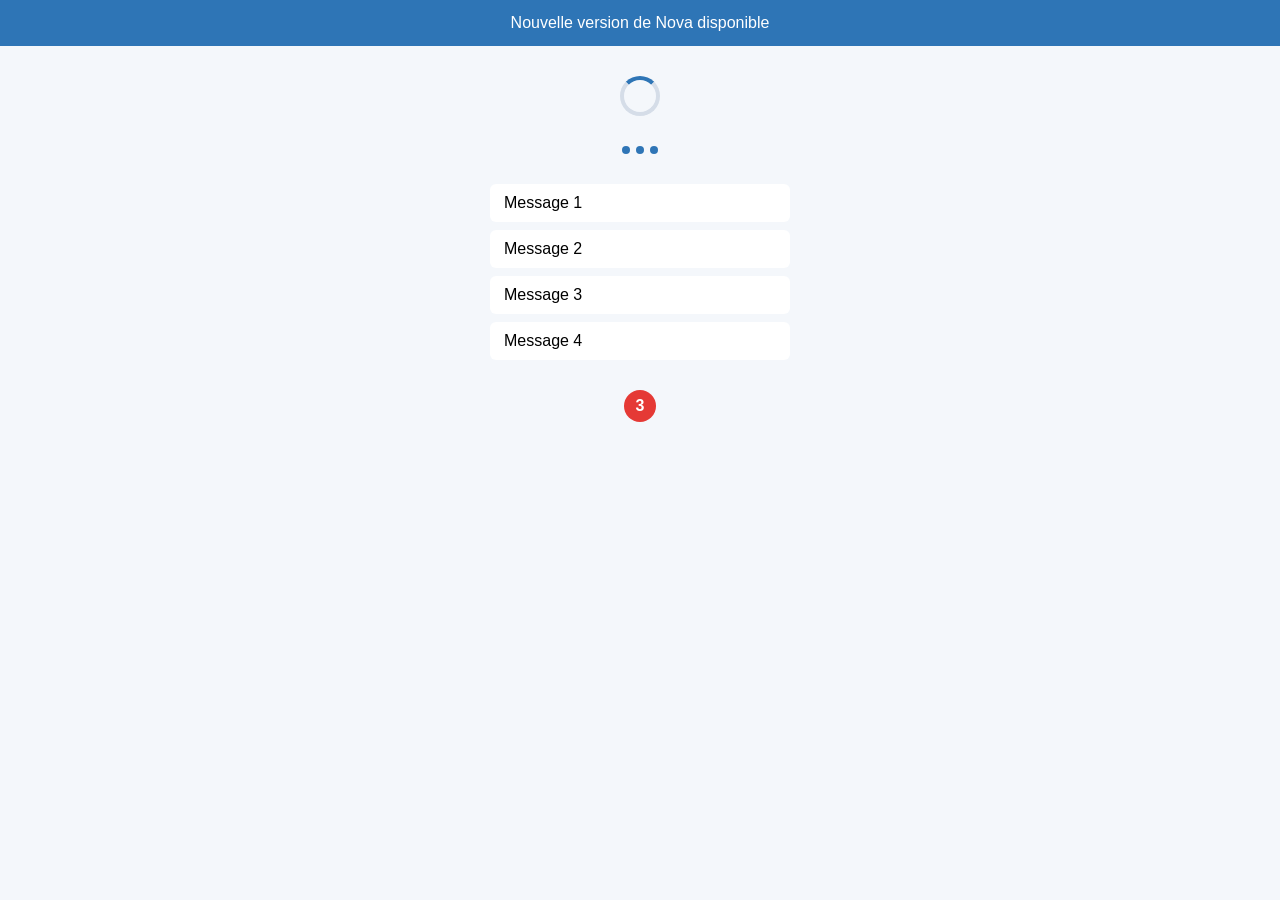
<file: animations/index.html>
<!DOCTYPE html>
<html lang="fr">
<head>
  <meta charset="UTF-8">
  <meta name="viewport" content="width=device-width, initial-scale=1.0">
  <title>Animations — @keyframes</title>
  <link rel="stylesheet" href="css/style.css">
</head>
<body>
  <div class="alerte">Nouvelle version de Nova disponible</div>
  <div class="chargement"></div>
  <div class="ecrit"><span></span><span></span><span></span></div>
  <ul class="liste">
    <li>Message 1</li><li>Message 2</li><li>Message 3</li><li>Message 4</li>
  </ul>
  <p class="notification">3</p>
</body>
</html>
</file>
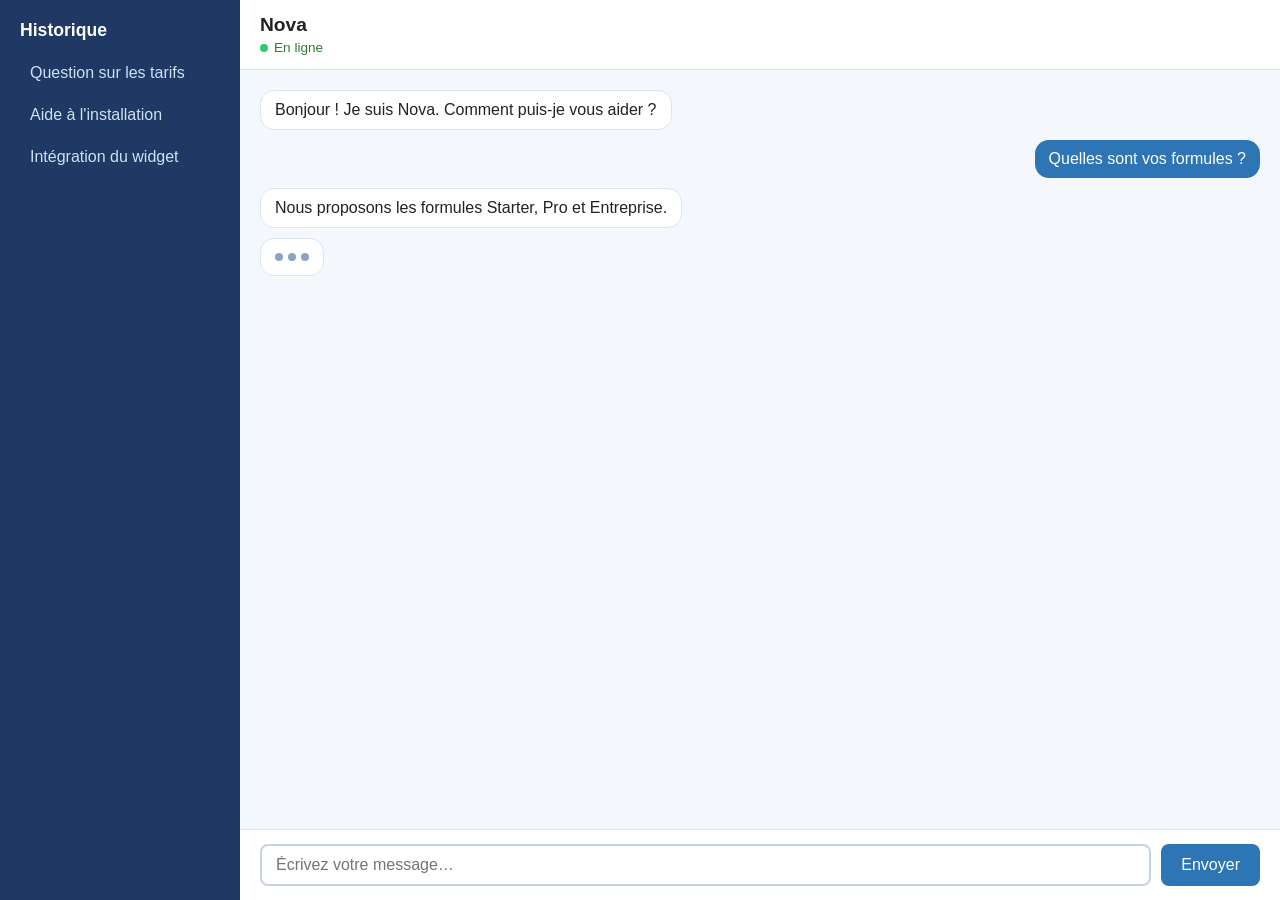
<file: chatbot/index.html>
<!DOCTYPE html>
<html lang="fr">
<head>
  <meta charset="UTF-8">
  <meta name="viewport" content="width=device-width, initial-scale=1.0">
  <title>Nova — Chatbot (v8)</title>
  <link rel="stylesheet" href="css/style.css">
</head>
<body>
  <div class="app">
    <aside class="historique">
      <h2>Historique</h2>
      <nav>
        <a href="#">Question sur les tarifs</a>
        <a href="#">Aide à l'installation</a>
        <a href="#">Intégration du widget</a>
      </nav>
    </aside>

    <main class="chat">
      <header class="entete">
        <h1>Nova</h1>
        <p class="statut">En ligne</p>
      </header>

      <div class="messages">
        <div class="message bot">Bonjour ! Je suis Nova. Comment puis-je vous aider ?</div>
        <div class="message user">Quelles sont vos formules ?</div>
        <div class="message bot">Nous proposons les formules Starter, Pro et Entreprise.</div>
        <div class="message bot ecrit"><span></span><span></span><span></span></div>
      </div>

      <form class="saisie">
        <input type="text" placeholder="Écrivez votre message…" aria-label="Message">
        <button type="submit" class="envoyer">Envoyer</button>
      </form>
    </main>
  </div>
</body>
</html>
</file>
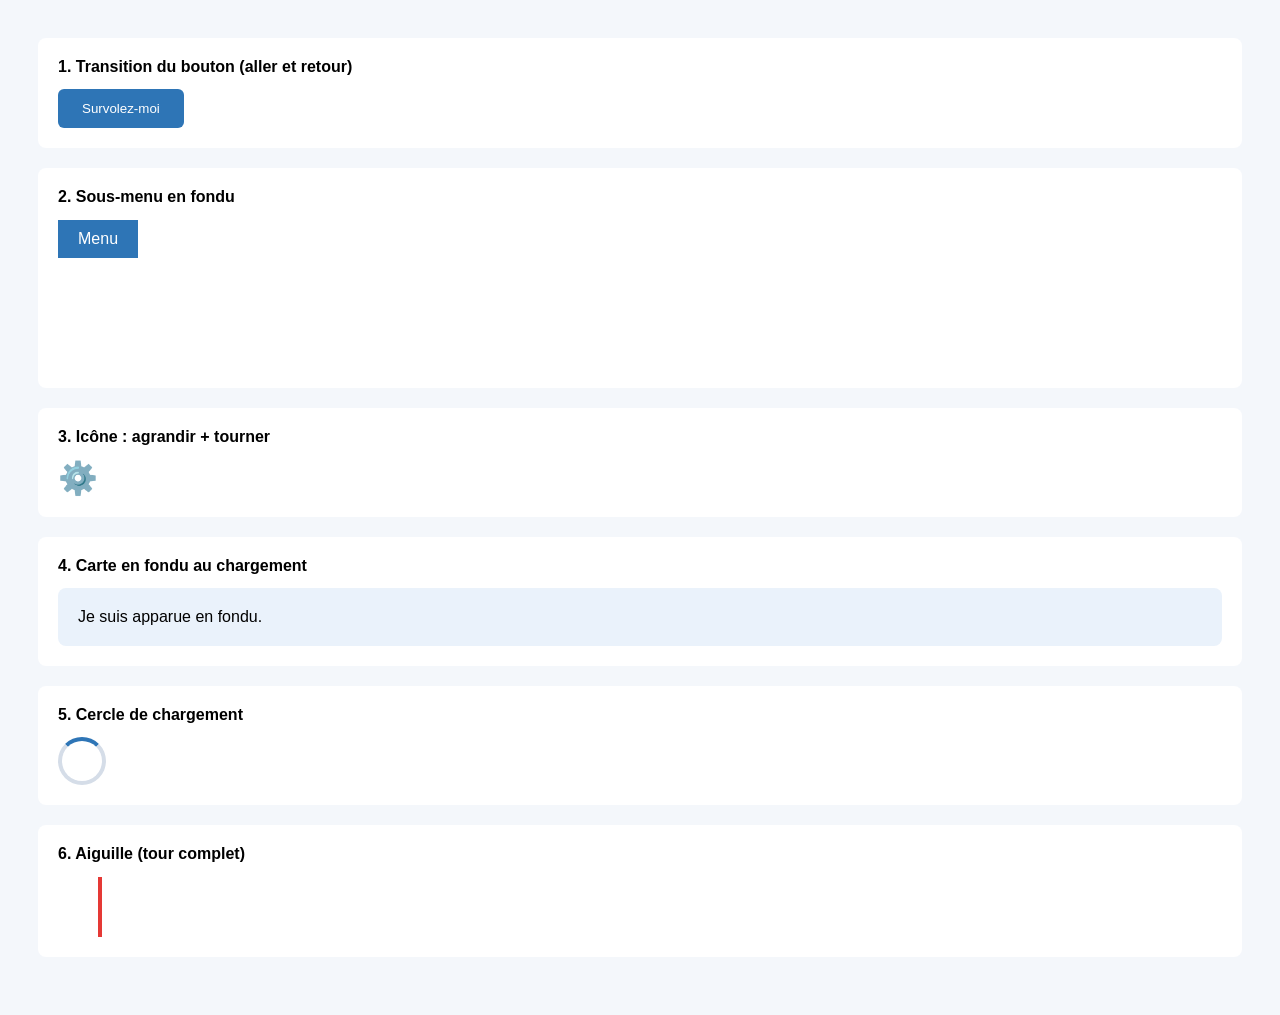
<file: corrections/index.html>
<!DOCTYPE html>
<html lang="fr">
<head>
  <meta charset="UTF-8">
  <meta name="viewport" content="width=device-width, initial-scale=1.0">
  <title>Corrections — Animations</title>
  <link rel="stylesheet" href="css/style.css">
</head>
<body>
  <section>
    <h2>1. Transition du bouton (aller et retour)</h2>
    <button class="bouton">Survolez-moi</button>
  </section>

  <section>
    <h2>2. Sous-menu en fondu</h2>
    <div class="menu">Menu
      <ul class="sous-menu">
        <li>Option 1</li>
        <li>Option 2</li>
        <li>Option 3</li>
      </ul>
    </div>
    <div style="height:110px"></div>
  </section>

  <section>
    <h2>3. Icône : agrandir + tourner</h2>
    <span class="icone">⚙️</span>
  </section>

  <section>
    <h2>4. Carte en fondu au chargement</h2>
    <div class="carte">Je suis apparue en fondu.</div>
  </section>

  <section>
    <h2>5. Cercle de chargement</h2>
    <div class="cercle"></div>
  </section>

  <section>
    <h2>6. Aiguille (tour complet)</h2>
    <div class="aiguille"></div>
  </section>
</body>
</html>
</file>
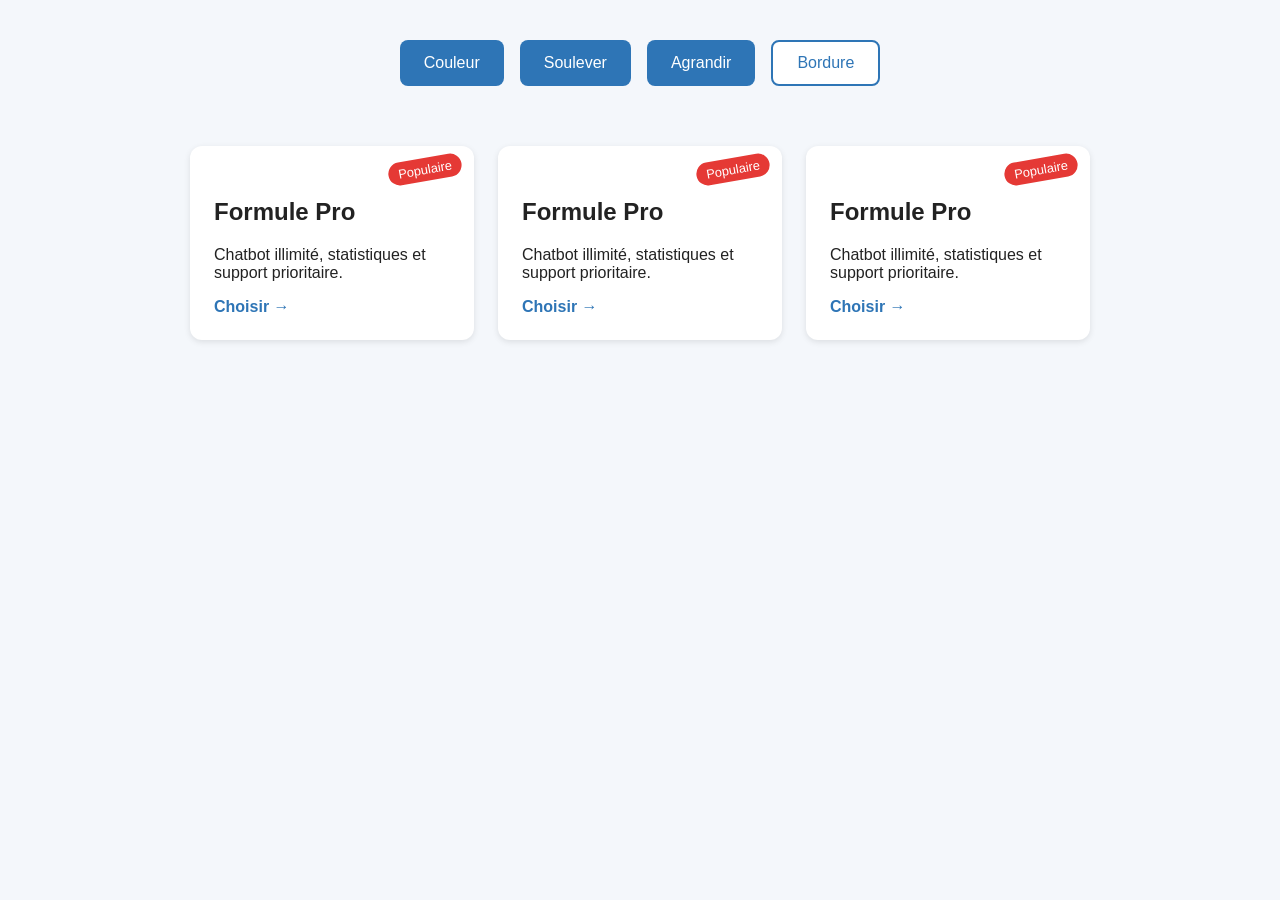
<file: effets/index.html>
<!DOCTYPE html>
<html lang="fr">
<head>
  <meta charset="UTF-8">
  <meta name="viewport" content="width=device-width, initial-scale=1.0">
  <title>Effets — Transitions et transformations</title>
  <link rel="stylesheet" href="css/style.css">
</head>
<body>
  <section class="boutons">
    <button class="b1">Couleur</button>
    <button class="b2">Soulever</button>
    <button class="b3">Agrandir</button>
    <button class="b4">Bordure</button>
  </section>

  <section class="offres">
    <article class="offre">
      <span class="badge">Populaire</span>
      <h2>Formule Pro</h2>
      <p>Chatbot illimité, statistiques et support prioritaire.</p>
      <a href="#" class="choisir">Choisir <span class="fleche">→</span></a>
    </article>
    <article class="offre">
      <span class="badge">Populaire</span>
      <h2>Formule Pro</h2>
      <p>Chatbot illimité, statistiques et support prioritaire.</p>
      <a href="#" class="choisir">Choisir <span class="fleche">→</span></a>
    </article>
    <article class="offre">
      <span class="badge">Populaire</span>
      <h2>Formule Pro</h2>
      <p>Chatbot illimité, statistiques et support prioritaire.</p>
      <a href="#" class="choisir">Choisir <span class="fleche">→</span></a>
    </article>
  </section>
</body>
</html>
</file>
<file: animations/css/style.css>
* { box-sizing: border-box; }

body {
  font-family: Arial, Helvetica, sans-serif;
  margin: 0;
  padding: 0 20px 40px;
  background: #f4f7fb;
  overflow-x: hidden;
}

/* 1. Alerte : glisse depuis le haut en 0,5 s */
@keyframes glisser {
  from { transform: translateY(-100%); }
  to   { transform: translateY(0); }
}
.alerte {
  background: #2E75B6;
  color: #fff;
  padding: 14px;
  text-align: center;
  margin: 0 -20px 30px;
  animation: glisser 0.5s ease-out;
}

/* 2. Cercle de chargement : 0,8 s par tour, vitesse constante */
@keyframes tourner {
  to { transform: rotate(360deg); }
}
.chargement {
  width: 40px;
  height: 40px;
  border: 4px solid #d5dde8;
  border-top-color: #2E75B6;
  border-radius: 50%;
  margin: 0 auto 30px;
  animation: tourner 0.8s linear infinite;
}

/* 3. Indicateur « en train d'écrire » */
@keyframes rebond {
  0%, 60%, 100% { transform: translateY(0); }
  30%           { transform: translateY(-8px); }
}
.ecrit {
  display: flex;
  justify-content: center;
  gap: 6px;
  margin-bottom: 30px;
}
.ecrit span {
  width: 8px;
  height: 8px;
  border-radius: 50%;
  background: #2E75B6;
  animation: rebond 1.2s ease-in-out infinite;
}
.ecrit span:nth-child(2) { animation-delay: 0.2s; }
.ecrit span:nth-child(3) { animation-delay: 0.4s; }

/* 4. Liste : fondu l'un après l'autre (0,15 s d'écart) */
@keyframes fondu {
  from { opacity: 0; }
  to   { opacity: 1; }
}
.liste {
  list-style: none;
  padding: 0;
  max-width: 300px;
  margin: 0 auto 30px;
}
.liste li {
  background: #fff;
  padding: 10px 14px;
  margin-bottom: 8px;
  border-radius: 6px;
  opacity: 0;
  animation: fondu 0.5s ease-out forwards; /* forwards = reste visible */
}
.liste li:nth-child(1) { animation-delay: 0s; }
.liste li:nth-child(2) { animation-delay: 0.15s; }
.liste li:nth-child(3) { animation-delay: 0.3s; }
.liste li:nth-child(4) { animation-delay: 0.45s; }

/* 5. Pastille de notification qui pulse */
@keyframes pulse {
  from { transform: scale(1); }
  to   { transform: scale(1.15); }
}
.notification {
  width: 32px;
  height: 32px;
  line-height: 32px;
  margin: 0 auto;
  text-align: center;
  background: #e53935;
  color: #fff;
  font-weight: bold;
  border-radius: 50%;
  animation: pulse 0.8s ease-in-out infinite alternate;
}

/* 6. Accessibilité : réduire les animations */
@media (prefers-reduced-motion: reduce) {
  *, *::before, *::after {
    animation: none !important;
    transition: none !important;
  }
  /* Sans animation, les éléments de la liste doivent rester visibles */
  .liste li { opacity: 1; }
}
</file>
<file: chatbot/css/style.css>
* { box-sizing: border-box; }

body {
  margin: 0;
  font-family: Arial, Helvetica, sans-serif;
  background: #f4f7fb;
  color: #222;
}

.app {
  display: grid;
  grid-template-columns: 240px 1fr;
  height: 100vh;
}

/* ---------- Historique ---------- */
.historique {
  background: #1F3864;
  color: #fff;
  padding: 20px;
}
.historique h2 { margin-top: 0; font-size: 1.1rem; }
.historique nav { display: flex; flex-direction: column; gap: 8px; }
.historique a {
  color: #cfe0f5;
  text-decoration: none;
  padding: 8px 10px;
  border-radius: 6px;
  transition: color 0.2s, background-color 0.2s; /* 3. changement en douceur */
}
.historique a:hover {
  color: #fff;
  background-color: #2E75B6;
}

/* ---------- Zone de chat ---------- */
.chat {
  display: flex;
  flex-direction: column;
  min-height: 0;
}

.entete {
  background: #fff;
  padding: 14px 20px;
  border-bottom: 1px solid #dde4ee;
}
.entete h1 { margin: 0; font-size: 1.2rem; }

/* 5. Point vert pulsant devant « En ligne » */
@keyframes pulsation {
  0%   { transform: scale(1);   opacity: 1; }
  50%  { transform: scale(1.4); opacity: 0.5; }
  100% { transform: scale(1);   opacity: 1; }
}
.statut {
  margin: 4px 0 0;
  font-size: 0.85rem;
  color: #2e7d32;
}
.statut::before {
  content: "";
  display: inline-block;
  width: 8px;
  height: 8px;
  margin-right: 6px;
  border-radius: 50%;
  background: #2ecc71;
  animation: pulsation 1.5s ease-in-out infinite;
}

.messages {
  flex: 1;
  overflow-y: auto;
  padding: 20px;
  display: flex;
  flex-direction: column;
  gap: 10px;
}

/* 1. Apparition des bulles : fondu + montée de 10px en 0,3 s */
@keyframes apparition {
  from { opacity: 0; transform: translateY(10px); }
  to   { opacity: 1; transform: translateY(0); }
}
.message {
  max-width: 70%;
  padding: 10px 14px;
  border-radius: 14px;
  animation: apparition 0.3s ease-out;
}
.message.bot  { background: #fff; align-self: flex-start; border: 1px solid #dde4ee; }
.message.user { background: #2E75B6; color: #fff; align-self: flex-end; }

/* 2. Indicateur « en train d'écrire » (bulle du bot + 3 points) */
@keyframes rebond {
  0%, 60%, 100% { transform: translateY(0); }
  30%           { transform: translateY(-6px); }
}
.message.ecrit {
  display: flex;
  gap: 5px;
  padding: 14px;
}
.message.ecrit span {
  width: 8px;
  height: 8px;
  border-radius: 50%;
  background: #8aa4c4;
  animation: rebond 1.2s ease-in-out infinite;
}
.message.ecrit span:nth-child(2) { animation-delay: 0.2s; }
.message.ecrit span:nth-child(3) { animation-delay: 0.4s; }

/* ---------- Saisie ---------- */
.saisie {
  display: flex;
  gap: 10px;
  padding: 14px 20px;
  background: #fff;
  border-top: 1px solid #dde4ee;
}

/* 4. Focus : bordure bleue + ombre bleue légère, avec transition */
.saisie input {
  flex: 1;
  padding: 10px 14px;
  border: 2px solid #c8d3e2;
  border-radius: 8px;
  font-size: 1rem;
  outline: none;
  transition: border-color 0.3s, box-shadow 0.3s;
}
.saisie input:focus {
  border-color: #2E75B6;
  box-shadow: 0 0 0 3px rgba(46, 117, 182, 0.25);
}

/* 3. Bouton Envoyer : couleur douce + réduction au clic */
.envoyer {
  padding: 10px 20px;
  background-color: #2E75B6;
  color: #fff;
  border: none;
  border-radius: 8px;
  font-size: 1rem;
  cursor: pointer;
  transition: background-color 0.2s, transform 0.15s;
}
.envoyer:hover  { background-color: #1F3864; }
.envoyer:active { transform: scale(0.95); }

/* 6. Accessibilité : l'interface reste pleinement utilisable sans animation.
   Les états (survol, focus, point vert, points de frappe) restent visibles,
   seul le mouvement est supprimé. */
@media (prefers-reduced-motion: reduce) {
  *, *::before, *::after {
    animation: none !important;
    transition: none !important;
  }
}

@media (max-width: 640px) {
  .app { grid-template-columns: 1fr; grid-template-rows: auto 1fr; }
  .message { max-width: 90%; }
}
</file>
<file: corrections/css/style.css>
/* ============================================================
   Exercice 3 — Corrections (code corrigé + explication des erreurs)
   ============================================================ */

body { font-family: Arial, Helvetica, sans-serif; padding: 30px; background: #f4f7fb; }
section { background: #fff; padding: 20px; margin-bottom: 20px; border-radius: 8px; }
h2 { margin-top: 0; font-size: 1rem; }

/* 1. Le bouton change de couleur en douceur, à l'aller et au retour */
/* ERREUR : la transition était déclarée dans :hover, donc elle ne s'applique
   qu'à l'aller. Au retour, l'état normal n'a pas de transition : le changement
   est brutal. CORRECTION : mettre la transition sur l'état de base. */
.bouton {
  background-color: #2E75B6;
  color: #fff;
  border: none;
  padding: 12px 24px;
  border-radius: 6px;
  transition: background-color 0.3s;
}
.bouton:hover { background-color: #1F3864; }

/* 2. Le sous-menu apparaît en fondu au survol du menu */
/* ERREUR : display n'est pas animable (pas de valeurs intermédiaires entre
   none et block), donc « transition: display » ne fait rien.
   CORRECTION : opacity (animable) + visibility (masque et rend non cliquable).
   visibility est animable de façon discrète : elle bascule au bon moment. */
.menu { display: inline-block; position: relative; padding: 10px 20px; background: #2E75B6; color: #fff; }
.sous-menu {
  position: absolute;
  top: 100%;
  left: 0;
  min-width: 160px;
  background: #1F3864;
  color: #fff;
  opacity: 0;
  visibility: hidden;
  transition: opacity 0.3s, visibility 0.3s;
}
.sous-menu li { padding: 8px 14px; list-style: none; }
.menu:hover .sous-menu { opacity: 1; visibility: visible; }

/* 3. Au survol, l'icône s'agrandit ET tourne */
/* ERREUR : deux déclarations « transform » : la seconde écrase la première,
   seule la rotation s'applique. CORRECTION : une seule déclaration
   qui combine les deux fonctions. */
.icone {
  display: inline-block;
  font-size: 2rem;
  transition: transform 0.3s;
}
.icone:hover { transform: scale(1.2) rotate(15deg); }

/* 4. La carte apparaît en fondu au chargement */
/* ERREUR : le nom dans animation (« apparaitre ») ne correspond pas au nom
   du @keyframes (« apparition ») : l'animation est introuvable.
   CORRECTION : utiliser exactement le même nom. */
@keyframes apparition { from { opacity: 0; } to { opacity: 1; } }
.carte {
  background: #eaf2fb;
  padding: 20px;
  border-radius: 8px;
  animation: apparition 0.5s ease-out;
}

/* 5. Le cercle de chargement tourne sans fin */
/* ERREUR : aucune durée n'est donnée (0s par défaut) : l'animation ne
   s'exécute pas visiblement. CORRECTION : ajouter une durée (ex. 1s). */
@keyframes tourner { to { transform: rotate(360deg); } }
.cercle {
  width: 40px;
  height: 40px;
  border: 4px solid #d5dde8;
  border-top-color: #2E75B6;
  border-radius: 50%;
  animation: tourner 1s linear infinite;
}

/* 6. L'aiguille fait un tour complet */
/* ERREUR : rotate(360) sans unité est invalide (il faut deg, turn, rad...).
   La déclaration est ignorée et rien ne tourne. CORRECTION : 360deg. */
@keyframes tour { to { transform: rotate(360deg); } }
.aiguille {
  width: 4px;
  height: 60px;
  background: #e53935;
  transform-origin: bottom center;
  margin: 10px 0 0 40px;
  animation: tour 2s linear infinite;
}

@media (prefers-reduced-motion: reduce) {
  *, *::before, *::after { animation: none !important; transition: none !important; }
}
</file>
<file: effets/css/style.css>
* { box-sizing: border-box; }

body {
  font-family: Arial, Helvetica, sans-serif;
  margin: 0;
  padding: 40px 20px;
  background: #f4f7fb;
  color: #222;
}

/* ---------- Boutons ---------- */
.boutons {
  display: flex;
  gap: 16px;
  flex-wrap: wrap;
  justify-content: center;
  margin-bottom: 60px;
}

/* 1. Style de base commun */
.boutons button {
  padding: 12px 24px;
  background-color: #2E75B6;
  color: #fff;
  border: none;
  border-radius: 8px;
  font-size: 1rem;
  cursor: pointer;
}

/* 2. b1 : fond plus foncé en 0,2 s */
.b1 { transition: background-color 0.2s; }
.b1:hover { background-color: #1F3864; }

/* 3. b2 : monte de 4px + ombre */
.b2 { transition: transform 0.2s, box-shadow 0.2s; }
.b2:hover {
  transform: translateY(-4px);
  box-shadow: 0 8px 16px rgba(0, 0, 0, 0.25);
}

/* 4. b3 : +10 % au survol, 95 % au clic */
.b3 { transition: transform 0.2s; }
.b3:hover { transform: scale(1.1); }
.b3:active { transform: scale(0.95); }

/* 5. b4 : fond blanc + bordure bleue ; texte décalé de 0,1 s */
.boutons .b4 {
  background-color: #fff;
  color: #2E75B6;
  border: 2px solid #2E75B6;
  transition: background-color 0.3s, color 0.3s 0.1s;
}
.boutons .b4:hover {
  background-color: #2E75B6;
  color: #fff;
}

/* ---------- Offres ---------- */
/* 6. Grille */
.offres {
  display: grid;
  grid-template-columns: repeat(auto-fit, minmax(240px, 1fr));
  gap: 24px;
  max-width: 900px;
  margin: 0 auto;
}

.offre {
  position: relative;
  background: #fff;
  padding: 32px 24px 24px;
  border-radius: 12px;
  box-shadow: 0 2px 6px rgba(0, 0, 0, 0.1);
  transition: transform 0.3s ease-out, box-shadow 0.3s ease-out;
}
.offre:hover {
  transform: translateY(-8px);
  box-shadow: 0 16px 28px rgba(0, 0, 0, 0.2);
}

.choisir {
  color: #2E75B6;
  font-weight: bold;
  text-decoration: none;
}
.fleche {
  display: inline-block; /* obligatoire pour que transform fonctionne */
  transition: transform 0.3s ease-out;
}
.offre:hover .fleche { transform: translateX(5px); }

/* 7. Badge en haut à droite, incliné puis redressé */
.badge {
  position: absolute;
  top: 12px;
  right: 12px;
  background: #e53935;
  color: #fff;
  padding: 4px 10px;
  border-radius: 12px;
  font-size: 0.8rem;
  transform: rotate(-10deg);
  transition: transform 0.3s ease-out;
}
.offre:hover .badge { transform: rotate(0deg); }
</file>
